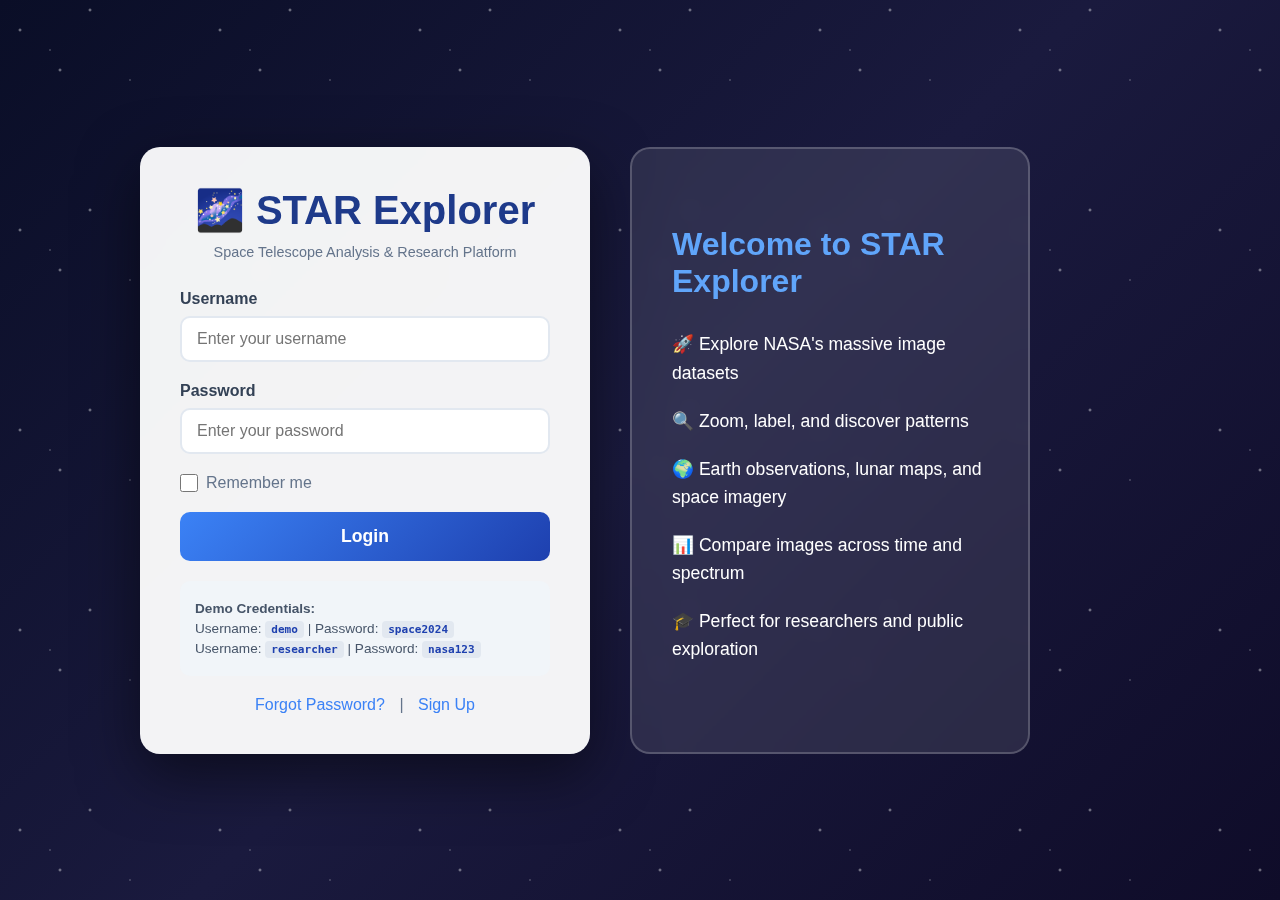
<file: index.html>
<!DOCTYPE html>
<html lang="en">
<head>
  <meta charset="UTF-8">
  <meta http-equiv="refresh" content="0; url=login.html">
  <title>🚀 STAR Explorer - Redirecting...</title>
  <style>
    body {
      margin: 0;
      padding: 0;
      font-family: 'Segoe UI', Tahoma, Geneva, Verdana, sans-serif;
      background: linear-gradient(135deg, #0a0e27 0%, #1a1a3e 50%, #0f0c29 100%);
      color: white;
      display: flex;
      justify-content: center;
      align-items: center;
      height: 100vh;
      text-align: center;
    }
    .redirect-container {
      max-width: 600px;
      padding: 40px;
    }
    h1 {
      font-size: 3em;
      margin-bottom: 20px;
    }
    p {
      font-size: 1.2em;
      margin-bottom: 30px;
    }
    .spinner {
      border: 4px solid rgba(255, 255, 255, 0.1);
      border-top: 4px solid #3b82f6;
      border-radius: 50%;
      width: 50px;
      height: 50px;
      animation: spin 1s linear infinite;
      margin: 0 auto;
    }
    @keyframes spin {
      0% { transform: rotate(0deg); }
      100% { transform: rotate(360deg); }
    }
    a {
      color: #60a5fa;
      text-decoration: none;
      font-weight: 600;
    }
    a:hover {
      text-decoration: underline;
    }
  </style>
</head>
<body>
  <div class="redirect-container">
    <h1>🌌 STAR Explorer</h1>
    <p>Redirecting to login page...</p>
    <div class="spinner"></div>
    <p style="margin-top: 30px; font-size: 0.9em;">
      If you are not redirected automatically, 
      <a href="login.html">click here</a>
    </p>
  </div>
  <script>
    // Fallback redirect in case meta refresh doesn't work
    setTimeout(() => {
      window.location.href = 'login.html';
    }, 100);
  </script>
</body>
</html>
</file>
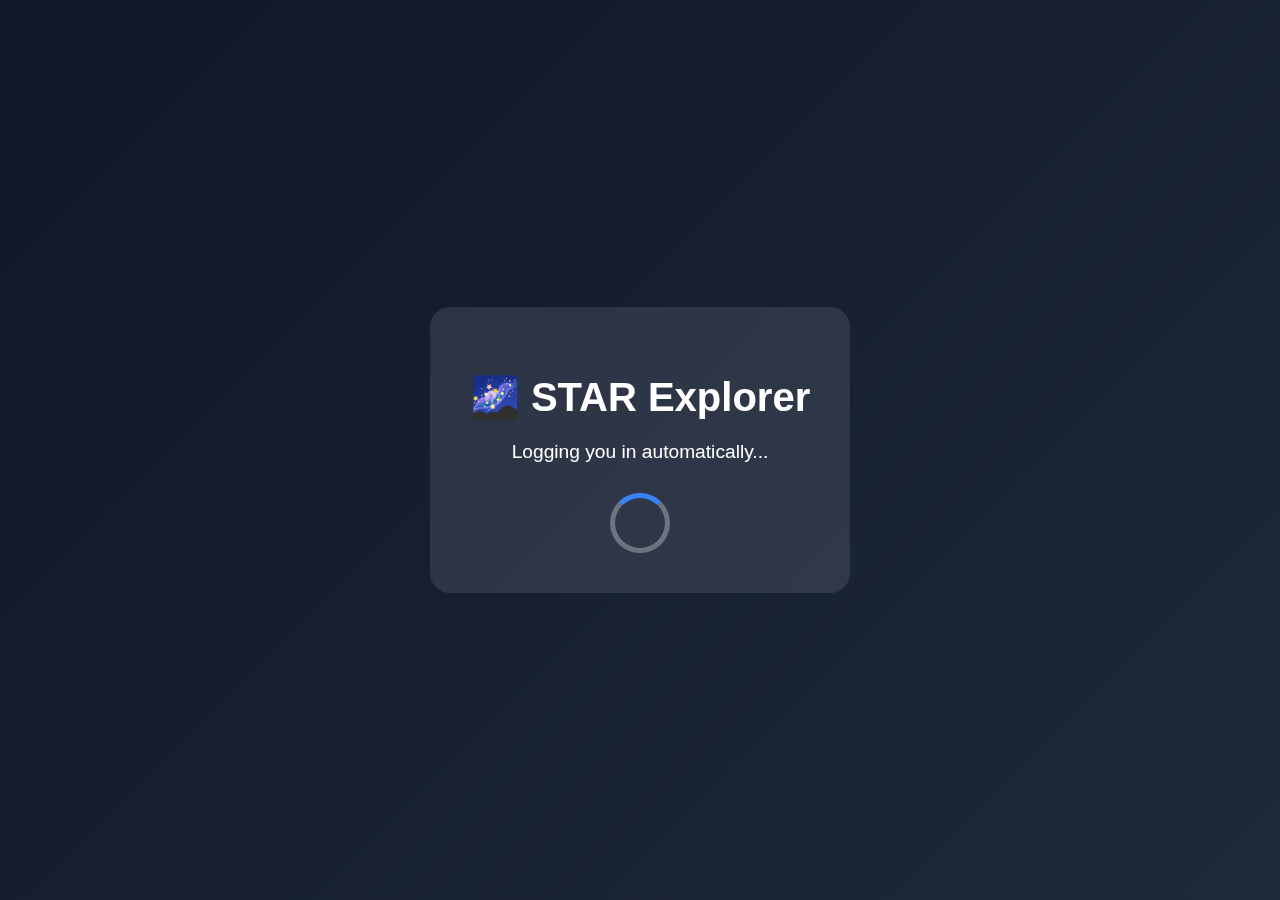
<file: auto-login.html>
<!DOCTYPE html>
<html lang="en">
<head>
  <meta charset="UTF-8">
  <meta name="viewport" content="width=device-width, initial-scale=1.0">
  <title>Auto Login - STAR Explorer</title>
  <style>
    body {
      margin: 0;
      padding: 0;
      display: flex;
      justify-content: center;
      align-items: center;
      min-height: 100vh;
      background: linear-gradient(135deg, #0f172a 0%, #1e293b 100%);
      font-family: 'Segoe UI', Tahoma, Geneva, Verdana, sans-serif;
      color: white;
    }
    .container {
      text-align: center;
      padding: 40px;
      background: rgba(255, 255, 255, 0.1);
      border-radius: 20px;
      backdrop-filter: blur(10px);
    }
    h1 {
      font-size: 2.5em;
      margin-bottom: 20px;
    }
    p {
      font-size: 1.2em;
      margin-bottom: 30px;
    }
    .spinner {
      width: 50px;
      height: 50px;
      border: 5px solid rgba(255, 255, 255, 0.3);
      border-top-color: #3b82f6;
      border-radius: 50%;
      animation: spin 1s linear infinite;
      margin: 0 auto;
    }
    @keyframes spin {
      to { transform: rotate(360deg); }
    }
  </style>
</head>
<body>
  <div class="container">
    <h1>🌌 STAR Explorer</h1>
    <p>Logging you in automatically...</p>
    <div class="spinner"></div>
  </div>

  <script>
    // Auto-login with demo credentials
    const userData = {
      username: 'demo',
      loginTime: new Date().toISOString(),
      role: 'user'
    };
    
    // Store in localStorage (persistent)
    localStorage.setItem('starExplorerUser', JSON.stringify(userData));
    
    // Redirect to dashboard after 1 second
    setTimeout(() => {
      window.location.href = 'dashboard.html';
    }, 1000);
  </script>
</body>
</html>
</file>
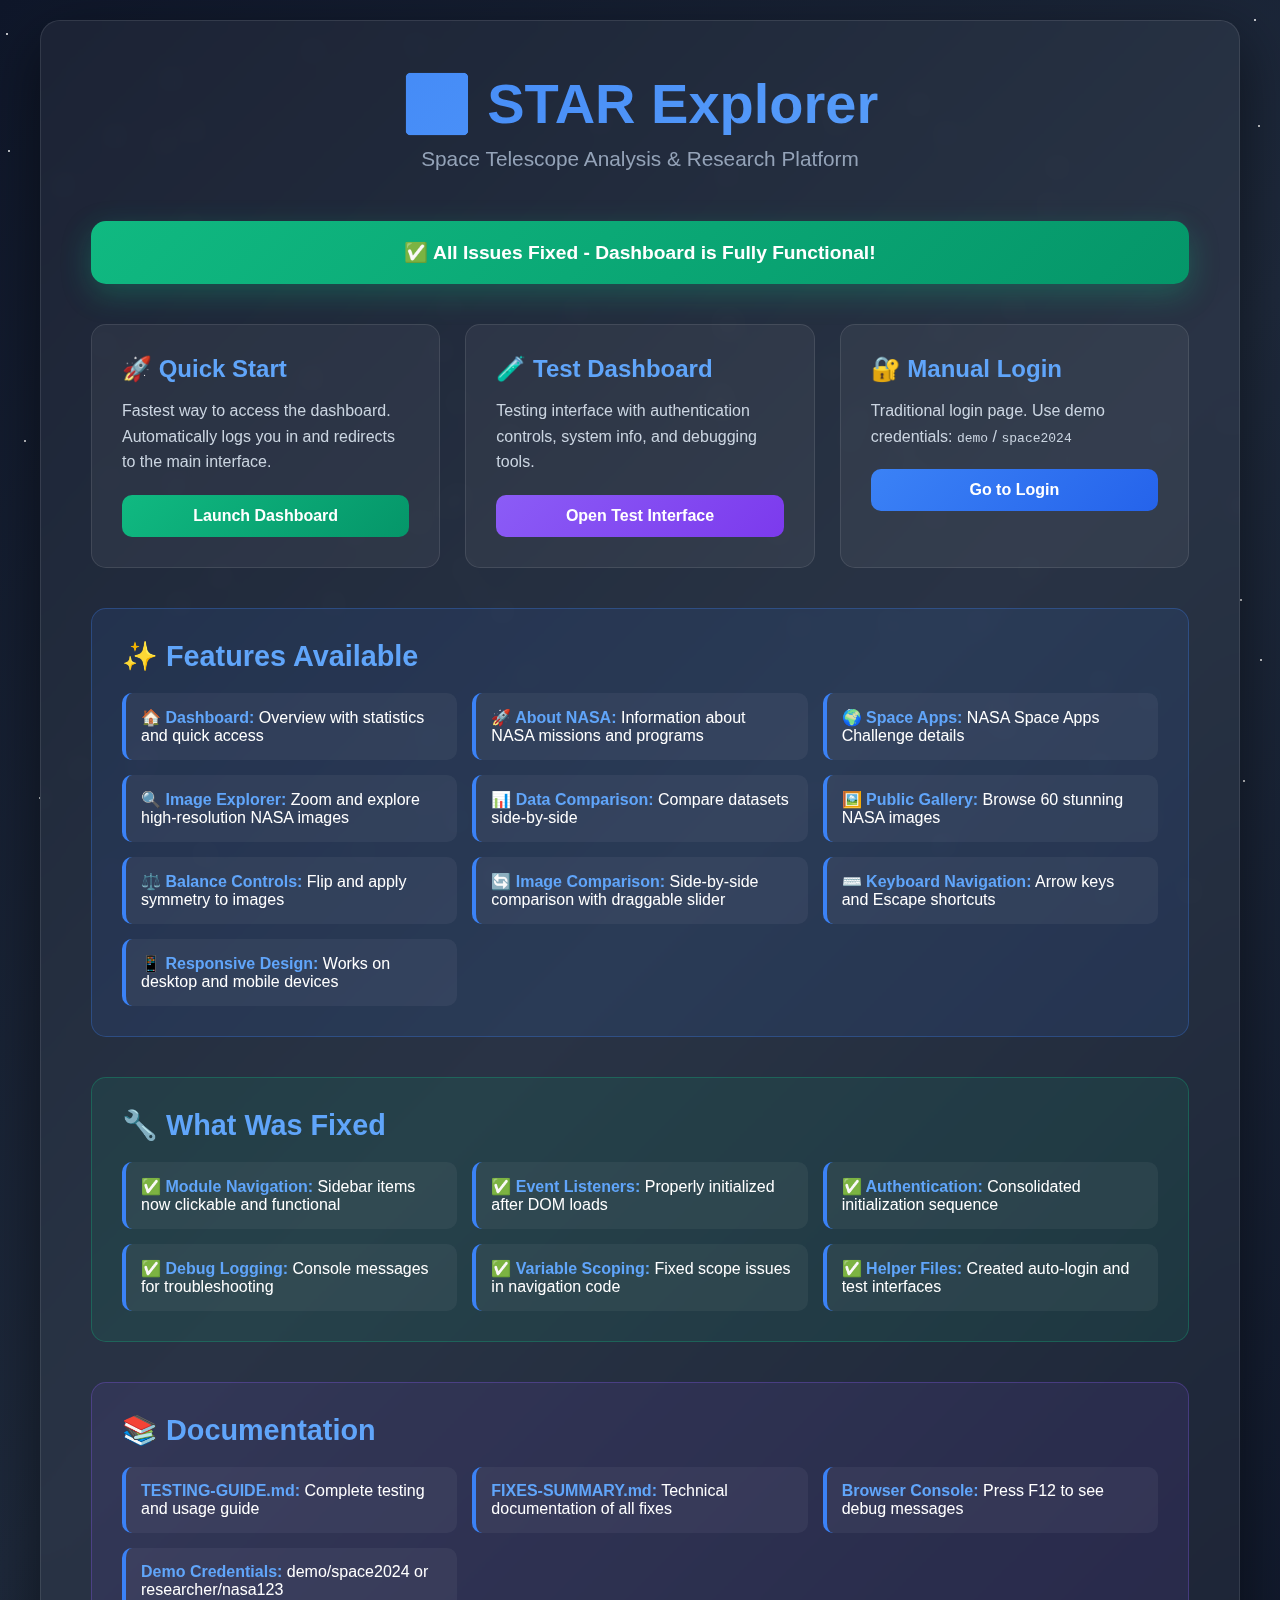
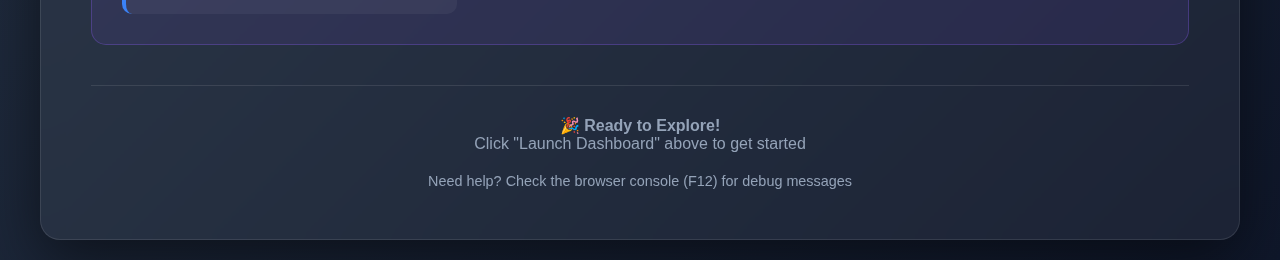
<file: START-HERE.html>
<!DOCTYPE html>
<html lang="en">
<head>
  <meta charset="UTF-8">
  <meta name="viewport" content="width=device-width, initial-scale=1.0">
  <title>🌌 STAR Explorer - Start Here</title>
  <style>
    * {
      margin: 0;
      padding: 0;
      box-sizing: border-box;
    }

    body {
      font-family: 'Segoe UI', Tahoma, Geneva, Verdana, sans-serif;
      background: linear-gradient(135deg, #0f172a 0%, #1e293b 50%, #0f172a 100%);
      color: white;
      min-height: 100vh;
      display: flex;
      justify-content: center;
      align-items: center;
      padding: 20px;
      position: relative;
      overflow-x: hidden;
    }

    /* Animated stars background */
    .stars {
      position: fixed;
      top: 0;
      left: 0;
      width: 100%;
      height: 100%;
      pointer-events: none;
    }

    .star {
      position: absolute;
      width: 2px;
      height: 2px;
      background: white;
      border-radius: 50%;
      animation: twinkle 3s infinite;
    }

    @keyframes twinkle {
      0%, 100% { opacity: 0.3; }
      50% { opacity: 1; }
    }

    .container {
      max-width: 1200px;
      width: 100%;
      background: rgba(255, 255, 255, 0.05);
      backdrop-filter: blur(10px);
      border-radius: 20px;
      padding: 50px;
      box-shadow: 0 20px 60px rgba(0, 0, 0, 0.5);
      border: 1px solid rgba(255, 255, 255, 0.1);
      position: relative;
      z-index: 1;
    }

    .header {
      text-align: center;
      margin-bottom: 50px;
    }

    .header h1 {
      font-size: 3.5em;
      margin-bottom: 10px;
      background: linear-gradient(135deg, #3b82f6 0%, #60a5fa 100%);
      -webkit-background-clip: text;
      -webkit-text-fill-color: transparent;
      background-clip: text;
    }

    .header p {
      font-size: 1.3em;
      color: #94a3b8;
    }

    .status-banner {
      background: linear-gradient(135deg, #10b981 0%, #059669 100%);
      padding: 20px;
      border-radius: 15px;
      text-align: center;
      margin-bottom: 40px;
      font-size: 1.2em;
      font-weight: 600;
      box-shadow: 0 10px 30px rgba(16, 185, 129, 0.3);
    }

    .grid {
      display: grid;
      grid-template-columns: repeat(auto-fit, minmax(300px, 1fr));
      gap: 25px;
      margin-bottom: 40px;
    }

    .card {
      background: rgba(255, 255, 255, 0.05);
      border: 1px solid rgba(255, 255, 255, 0.1);
      border-radius: 15px;
      padding: 30px;
      transition: all 0.3s ease;
    }

    .card:hover {
      transform: translateY(-5px);
      box-shadow: 0 15px 40px rgba(59, 130, 246, 0.3);
      border-color: rgba(59, 130, 246, 0.5);
    }

    .card h2 {
      color: #60a5fa;
      margin-bottom: 15px;
      font-size: 1.5em;
    }

    .card p {
      color: #cbd5e1;
      margin-bottom: 20px;
      line-height: 1.6;
    }

    .btn {
      display: inline-block;
      background: linear-gradient(135deg, #3b82f6 0%, #2563eb 100%);
      color: white;
      padding: 12px 30px;
      border-radius: 10px;
      text-decoration: none;
      font-weight: 600;
      transition: all 0.3s ease;
      border: none;
      cursor: pointer;
      font-size: 16px;
      width: 100%;
      text-align: center;
    }

    .btn:hover {
      transform: scale(1.05);
      box-shadow: 0 10px 30px rgba(59, 130, 246, 0.5);
    }

    .btn-success {
      background: linear-gradient(135deg, #10b981 0%, #059669 100%);
    }

    .btn-success:hover {
      box-shadow: 0 10px 30px rgba(16, 185, 129, 0.5);
    }

    .btn-info {
      background: linear-gradient(135deg, #8b5cf6 0%, #7c3aed 100%);
    }

    .btn-info:hover {
      box-shadow: 0 10px 30px rgba(139, 92, 246, 0.5);
    }

    .features {
      background: rgba(59, 130, 246, 0.1);
      border: 1px solid rgba(59, 130, 246, 0.3);
      border-radius: 15px;
      padding: 30px;
      margin-top: 40px;
    }

    .features h3 {
      color: #60a5fa;
      margin-bottom: 20px;
      font-size: 1.8em;
    }

    .features ul {
      list-style: none;
      display: grid;
      grid-template-columns: repeat(auto-fit, minmax(250px, 1fr));
      gap: 15px;
    }

    .features li {
      padding: 15px;
      background: rgba(255, 255, 255, 0.05);
      border-radius: 10px;
      border-left: 4px solid #3b82f6;
    }

    .features li strong {
      color: #60a5fa;
    }

    .footer {
      text-align: center;
      margin-top: 40px;
      padding-top: 30px;
      border-top: 1px solid rgba(255, 255, 255, 0.1);
      color: #94a3b8;
    }

    @media (max-width: 768px) {
      .container {
        padding: 30px 20px;
      }

      .header h1 {
        font-size: 2.5em;
      }

      .grid {
        grid-template-columns: 1fr;
      }
    }
  </style>
</head>
<body>
  <!-- Animated stars -->
  <div class="stars" id="stars"></div>

  <div class="container">
    <div class="header">
      <h1>🌌 STAR Explorer</h1>
      <p>Space Telescope Analysis & Research Platform</p>
    </div>

    <div class="status-banner">
      ✅ All Issues Fixed - Dashboard is Fully Functional!
    </div>

    <div class="grid">
      <div class="card">
        <h2>🚀 Quick Start</h2>
        <p>Fastest way to access the dashboard. Automatically logs you in and redirects to the main interface.</p>
        <a href="auto-login.html" class="btn btn-success">Launch Dashboard</a>
      </div>

      <div class="card">
        <h2>🧪 Test Dashboard</h2>
        <p>Testing interface with authentication controls, system info, and debugging tools.</p>
        <a href="test-dashboard.html" class="btn btn-info">Open Test Interface</a>
      </div>

      <div class="card">
        <h2>🔐 Manual Login</h2>
        <p>Traditional login page. Use demo credentials: <code>demo</code> / <code>space2024</code></p>
        <a href="login.html" class="btn">Go to Login</a>
      </div>
    </div>

    <div class="features">
      <h3>✨ Features Available</h3>
      <ul>
        <li><strong>🏠 Dashboard:</strong> Overview with statistics and quick access</li>
        <li><strong>🚀 About NASA:</strong> Information about NASA missions and programs</li>
        <li><strong>🌍 Space Apps:</strong> NASA Space Apps Challenge details</li>
        <li><strong>🔍 Image Explorer:</strong> Zoom and explore high-resolution NASA images</li>
        <li><strong>📊 Data Comparison:</strong> Compare datasets side-by-side</li>
        <li><strong>🖼️ Public Gallery:</strong> Browse 60 stunning NASA images</li>
        <li><strong>⚖️ Balance Controls:</strong> Flip and apply symmetry to images</li>
        <li><strong>🔄 Image Comparison:</strong> Side-by-side comparison with draggable slider</li>
        <li><strong>⌨️ Keyboard Navigation:</strong> Arrow keys and Escape shortcuts</li>
        <li><strong>📱 Responsive Design:</strong> Works on desktop and mobile devices</li>
      </ul>
    </div>

    <div class="features" style="background: rgba(16, 185, 129, 0.1); border-color: rgba(16, 185, 129, 0.3);">
      <h3>🔧 What Was Fixed</h3>
      <ul>
        <li><strong>✅ Module Navigation:</strong> Sidebar items now clickable and functional</li>
        <li><strong>✅ Event Listeners:</strong> Properly initialized after DOM loads</li>
        <li><strong>✅ Authentication:</strong> Consolidated initialization sequence</li>
        <li><strong>✅ Debug Logging:</strong> Console messages for troubleshooting</li>
        <li><strong>✅ Variable Scoping:</strong> Fixed scope issues in navigation code</li>
        <li><strong>✅ Helper Files:</strong> Created auto-login and test interfaces</li>
      </ul>
    </div>

    <div class="features" style="background: rgba(139, 92, 246, 0.1); border-color: rgba(139, 92, 246, 0.3);">
      <h3>📚 Documentation</h3>
      <ul>
        <li><strong>TESTING-GUIDE.md:</strong> Complete testing and usage guide</li>
        <li><strong>FIXES-SUMMARY.md:</strong> Technical documentation of all fixes</li>
        <li><strong>Browser Console:</strong> Press F12 to see debug messages</li>
        <li><strong>Demo Credentials:</strong> demo/space2024 or researcher/nasa123</li>
      </ul>
    </div>

    <div class="footer">
      <p><strong>🎉 Ready to Explore!</strong></p>
      <p>Click "Launch Dashboard" above to get started</p>
      <p style="margin-top: 20px; font-size: 0.9em;">
        Need help? Check the browser console (F12) for debug messages
      </p>
    </div>
  </div>

  <script>
    // Generate animated stars
    const starsContainer = document.getElementById('stars');
    for (let i = 0; i < 100; i++) {
      const star = document.createElement('div');
      star.className = 'star';
      star.style.left = Math.random() * 100 + '%';
      star.style.top = Math.random() * 100 + '%';
      star.style.animationDelay = Math.random() * 3 + 's';
      starsContainer.appendChild(star);
    }
  </script>
</body>
</html>
</file>
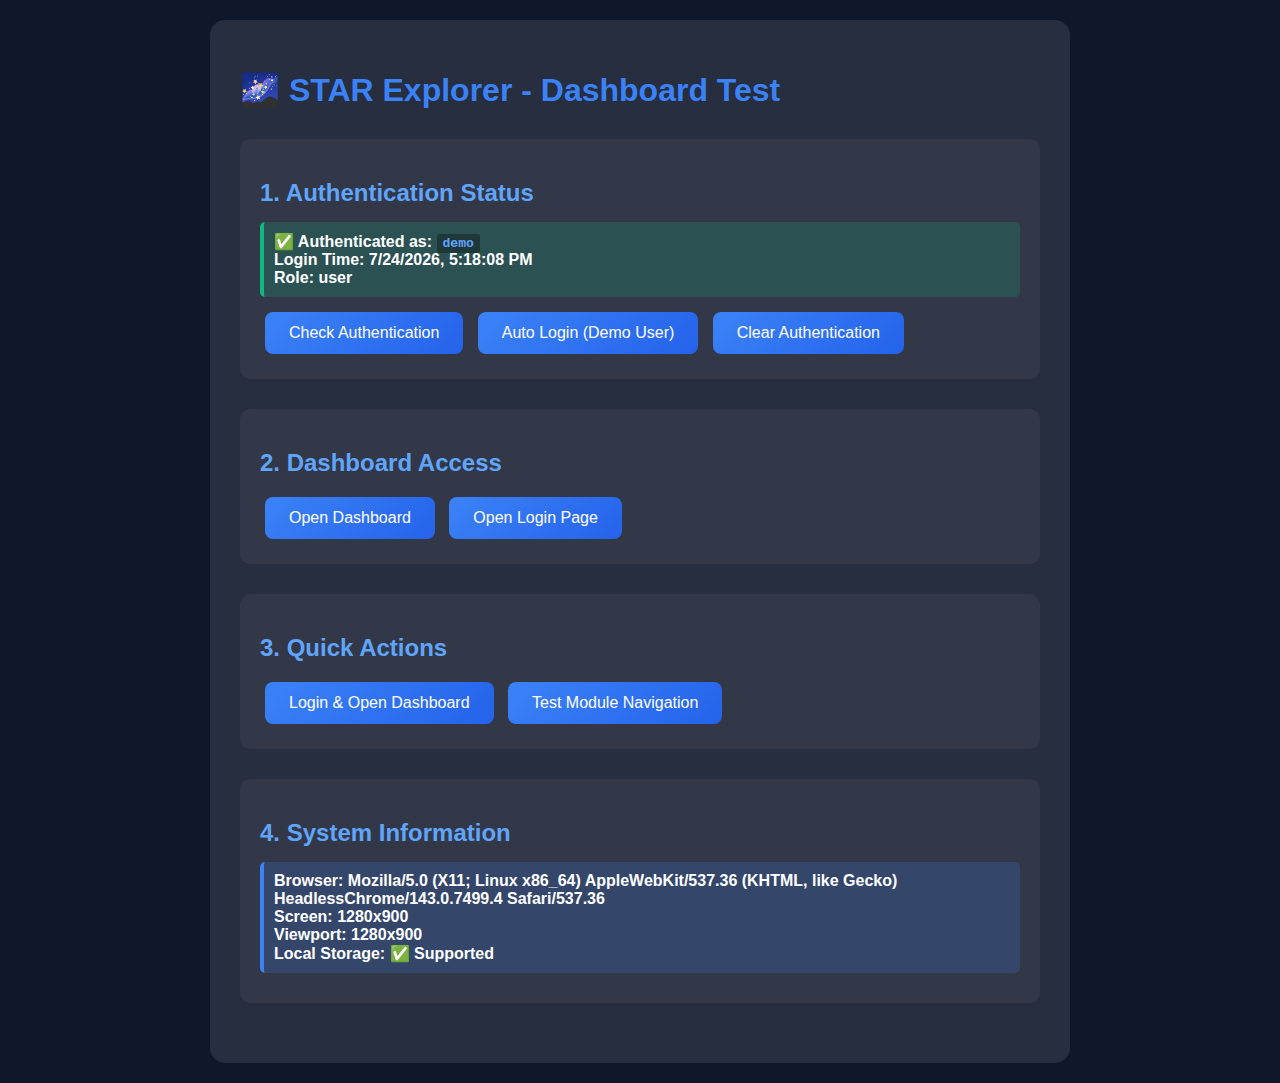
<file: test-dashboard.html>
<!DOCTYPE html>
<html lang="en">
<head>
  <meta charset="UTF-8">
  <meta name="viewport" content="width=device-width, initial-scale=1.0">
  <title>Dashboard Test - STAR Explorer</title>
  <style>
    body {
      margin: 0;
      padding: 20px;
      background: #0f172a;
      color: white;
      font-family: 'Segoe UI', Tahoma, Geneva, Verdana, sans-serif;
    }
    .test-container {
      max-width: 800px;
      margin: 0 auto;
      background: rgba(255, 255, 255, 0.1);
      padding: 30px;
      border-radius: 15px;
    }
    h1 {
      color: #3b82f6;
      margin-bottom: 30px;
    }
    .test-section {
      margin-bottom: 30px;
      padding: 20px;
      background: rgba(255, 255, 255, 0.05);
      border-radius: 10px;
    }
    .test-section h2 {
      color: #60a5fa;
      margin-bottom: 15px;
    }
    button {
      background: linear-gradient(135deg, #3b82f6 0%, #2563eb 100%);
      color: white;
      border: none;
      padding: 12px 24px;
      border-radius: 8px;
      cursor: pointer;
      font-size: 16px;
      margin: 5px;
      transition: transform 0.2s;
    }
    button:hover {
      transform: scale(1.05);
    }
    .status {
      padding: 10px;
      margin: 10px 0;
      border-radius: 5px;
      font-weight: 600;
    }
    .success {
      background: rgba(16, 185, 129, 0.2);
      border-left: 4px solid #10b981;
    }
    .error {
      background: rgba(239, 68, 68, 0.2);
      border-left: 4px solid #ef4444;
    }
    .info {
      background: rgba(59, 130, 246, 0.2);
      border-left: 4px solid #3b82f6;
    }
    code {
      background: rgba(0, 0, 0, 0.3);
      padding: 2px 6px;
      border-radius: 3px;
      color: #60a5fa;
    }
  </style>
</head>
<body>
  <div class="test-container">
    <h1>🌌 STAR Explorer - Dashboard Test</h1>
    
    <div class="test-section">
      <h2>1. Authentication Status</h2>
      <div id="auth-status"></div>
      <button onclick="checkAuth()">Check Authentication</button>
      <button onclick="autoLogin()">Auto Login (Demo User)</button>
      <button onclick="clearAuth()">Clear Authentication</button>
    </div>
    
    <div class="test-section">
      <h2>2. Dashboard Access</h2>
      <div id="dashboard-status"></div>
      <button onclick="openDashboard()">Open Dashboard</button>
      <button onclick="openLogin()">Open Login Page</button>
    </div>
    
    <div class="test-section">
      <h2>3. Quick Actions</h2>
      <button onclick="loginAndOpen()">Login & Open Dashboard</button>
      <button onclick="testModules()">Test Module Navigation</button>
    </div>
    
    <div class="test-section">
      <h2>4. System Information</h2>
      <div id="system-info"></div>
    </div>
  </div>

  <script>
    function showStatus(elementId, message, type) {
      const element = document.getElementById(elementId);
      element.innerHTML = `<div class="status ${type}">${message}</div>`;
    }

    function checkAuth() {
      const user = localStorage.getItem('starExplorerUser') || sessionStorage.getItem('starExplorerUser');
      if (user) {
        const userData = JSON.parse(user);
        showStatus('auth-status', 
          `✅ Authenticated as: <code>${userData.username}</code><br>` +
          `Login Time: ${new Date(userData.loginTime).toLocaleString()}<br>` +
          `Role: ${userData.role}`, 
          'success'
        );
      } else {
        showStatus('auth-status', '❌ Not authenticated. Please login first.', 'error');
      }
    }

    function autoLogin() {
      const userData = {
        username: 'demo',
        loginTime: new Date().toISOString(),
        role: 'user'
      };
      localStorage.setItem('starExplorerUser', JSON.stringify(userData));
      showStatus('auth-status', '✅ Auto-login successful! Logged in as <code>demo</code>', 'success');
      setTimeout(checkAuth, 500);
    }

    function clearAuth() {
      localStorage.removeItem('starExplorerUser');
      sessionStorage.removeItem('starExplorerUser');
      showStatus('auth-status', '🗑️ Authentication cleared.', 'info');
    }

    function openDashboard() {
      const user = localStorage.getItem('starExplorerUser') || sessionStorage.getItem('starExplorerUser');
      if (!user) {
        showStatus('dashboard-status', '❌ Please login first before opening dashboard.', 'error');
        return;
      }
      showStatus('dashboard-status', '🚀 Opening dashboard...', 'info');
      setTimeout(() => {
        window.location.href = 'dashboard.html';
      }, 500);
    }

    function openLogin() {
      window.location.href = 'login.html';
    }

    function loginAndOpen() {
      autoLogin();
      setTimeout(() => {
        openDashboard();
      }, 1000);
    }

    function testModules() {
      const user = localStorage.getItem('starExplorerUser') || sessionStorage.getItem('starExplorerUser');
      if (!user) {
        showStatus('dashboard-status', '❌ Please login first.', 'error');
        return;
      }
      
      showStatus('dashboard-status', 
        '📋 Module Test Instructions:<br>' +
        '1. Click "Open Dashboard" button<br>' +
        '2. Try clicking each sidebar menu item<br>' +
        '3. Check browser console (F12) for debug messages<br>' +
        '4. Verify each module displays correctly', 
        'info'
      );
    }

    // Show system info on load
    window.addEventListener('load', () => {
      const info = `
        <div class="status info">
          <strong>Browser:</strong> ${navigator.userAgent}<br>
          <strong>Screen:</strong> ${window.screen.width}x${window.screen.height}<br>
          <strong>Viewport:</strong> ${window.innerWidth}x${window.innerHeight}<br>
          <strong>Local Storage:</strong> ${typeof(Storage) !== "undefined" ? '✅ Supported' : '❌ Not Supported'}
        </div>
      `;
      document.getElementById('system-info').innerHTML = info;
      checkAuth();
    });
  </script>
</body>
</html>
</file>
